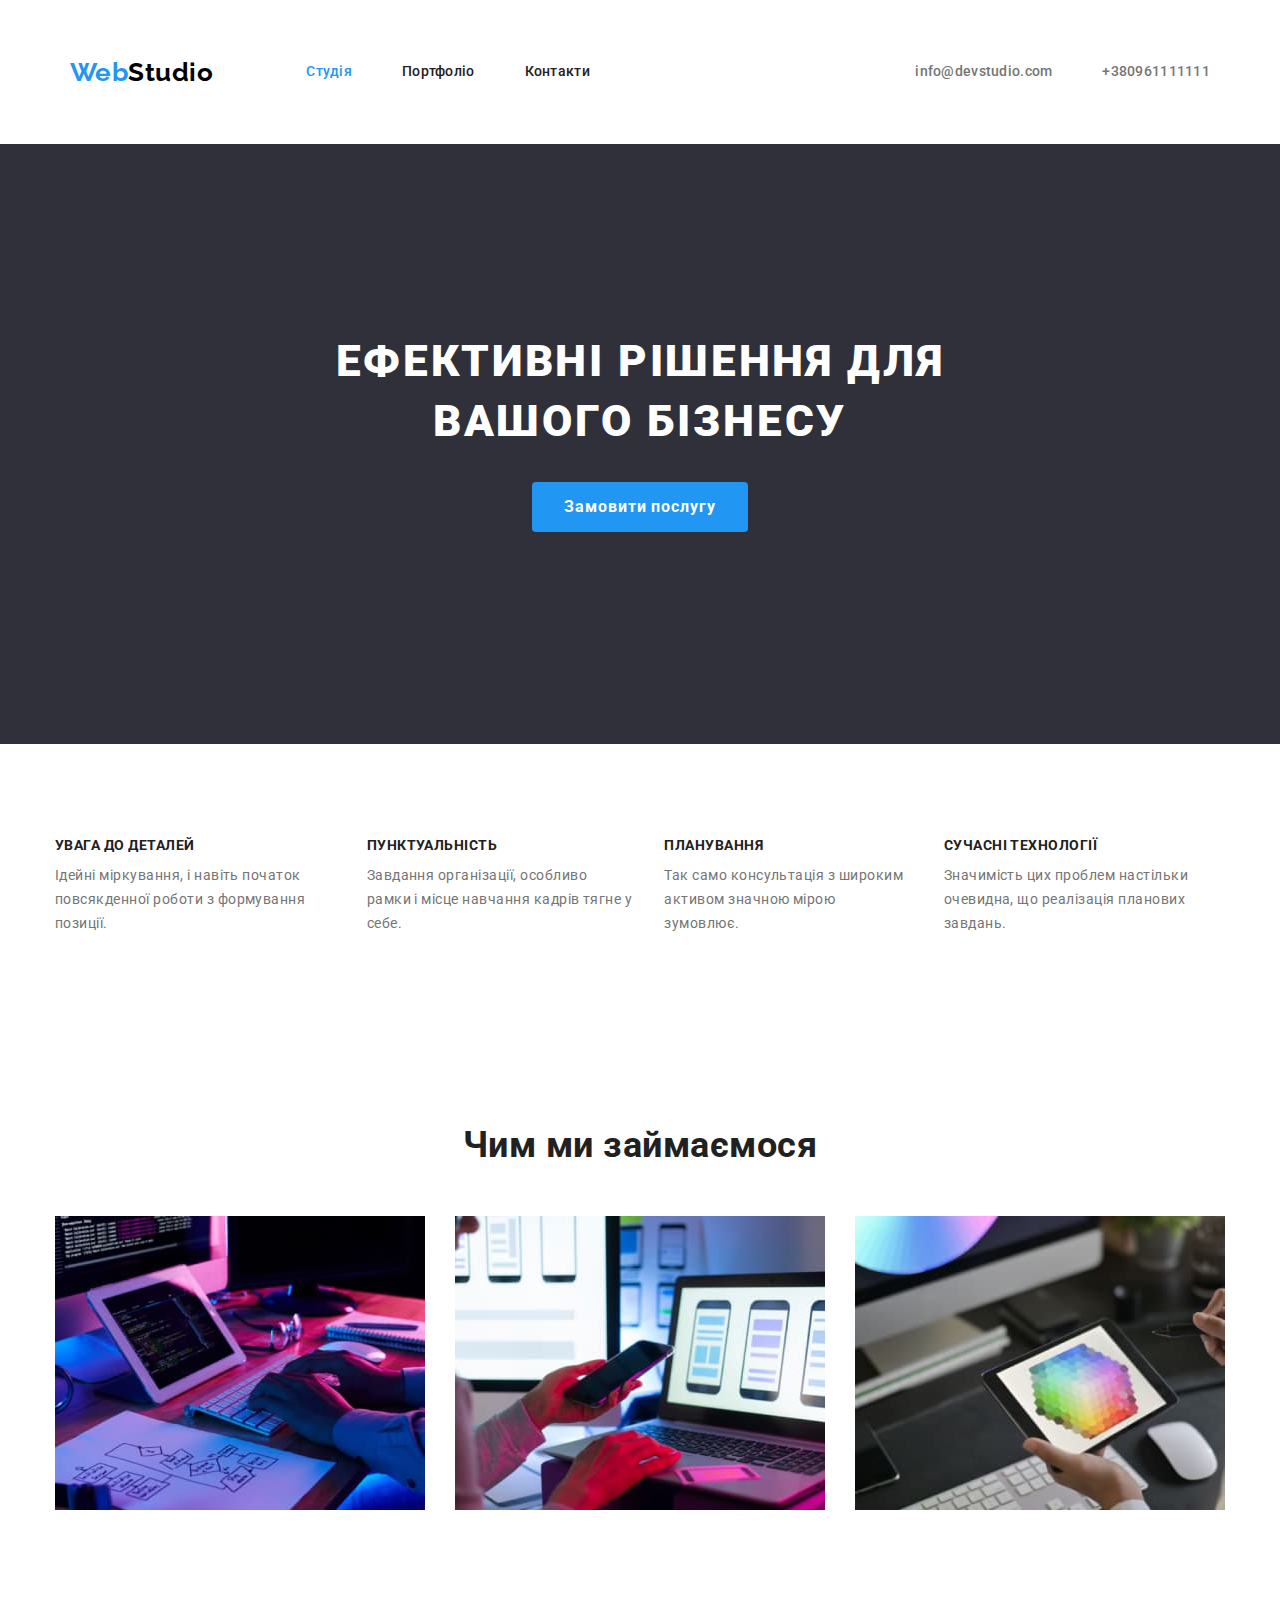
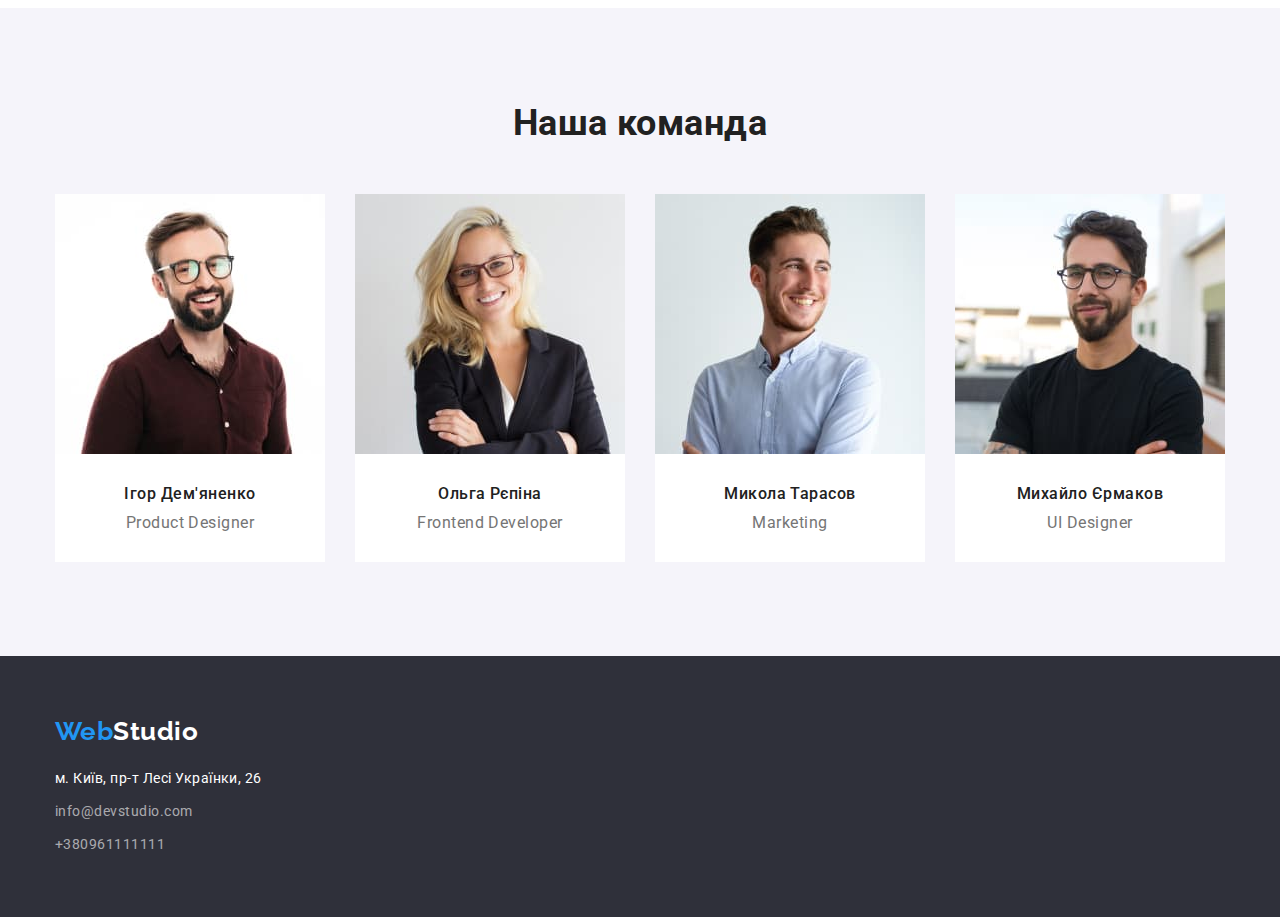
<file: index.html>
<!DOCTYPE html>
<html lang="uk">
  <head>
    <meta charset="UTF-8" />
    <meta http-equiv="X-UA-Compatible" content="IE=edge" />
    <meta name="viewport" content="width=device-width, initial-scale=1.0" />
    <title>WebStudio</title>
    <link
      rel="stylesheet"
      href="https://cdnjs.cloudflare.com/ajax/libs/modern-normalize/1.1.0/modern-normalize.min.css"
    />
    <link rel="preconnect" href="https://fonts.googleapis.com" />
    <link rel="preconnect" href="https://fonts.gstatic.com" crossorigin />
    <link
      href="https://fonts.googleapis.com/css2?family=Raleway:wght@700&family=Roboto:wght@400;500;700;900&display=swap"
      rel="stylesheet"
    />
    <link rel="stylesheet" href="./css/styles.css" />
  </head>
  <body>
    <header>
      <div class="container">
        <nav class="container mail-nav">
          <a href="./index.html" class="logo link"><span class="logo-web">Web</span>Studio</a>
          <ul class="site-nav list">
            <li class="item">
              <a href="./index.html" class="nav-link link link-current">Студія</a>
            </li>
            <li class="item"><a href="./portfolio.html" class="nav-link link">Портфоліо</a></li>
            <li class="item"><a href="#" class="nav-link link">Контакти</a></li>
          </ul>
          <ul class="auth-link list">
            <li class="item">
              <a href="mailto:info@devstudio.com" class="auth-link link">info@devstudio.com</a>
            </li>
            <li class="item">
              <a href="tel:+380961111111" class="auth-link link">+380961111111</a>
            </li>
          </ul>
        </nav>
      </div>
    </header>
    <main>
      <section class="section hero">
        <div class="container hero-container">
          <h1 class="hero-title">Ефективні рішення для вашого бізнесу</h1>
          <button type="button" class="button-hero">Замовити послугу</button>
        </div>
      </section>

      <section class="section preference">
        <div class="container">
          <h2 class="visually-hidden">Наші переваги</h2>
          <ul class="list">
            <li class="preferance-li">
              <h3 class="preference-subtitle">Увага до деталей</h3>
              <p class="preference-text">
                Ідейні міркування, і навіть початок повсякденної роботи з формування позиції.
              </p>
            </li>
            <li class="preferance-li">
              <h3 class="preference-subtitle">Пунктуальність</h3>
              <p class="preference-text">
                Завдання організації, особливо рамки і місце навчання кадрів тягне у себе.
              </p>
            </li>
            <li class="preferance-li">
              <h3 class="preference-subtitle">ПЛАНУВАННЯ</h3>
              <p class="preference-text">
                Так само консультація з широким активом значною мірою зумовлює.
              </p>
            </li>
            <li class="preferance-li">
              <h3 class="preference-subtitle">Сучасні технології</h3>
              <p class="preference-text">
                Значимість цих проблем настільки очевидна, що реалізація планових завдань.
              </p>
            </li>
          </ul>
        </div>
      </section>
      <section class="section activity">
        <div class="container">
          <h2 class="section-title">Чим ми займаємося</h2>
          <ul class="list">
            <li class="section-imeg">
              <img src="./image/img1.jpg" alt="Верстаємо сайти" width="370" height="294" />
            </li>
            <li class="section-imeg">
              <img
                src="./image/img2.jpg"
                alt="Розробляємо мобільні застосунки"
                width="370"
                height="294"
              />
            </li>
            <li class="section-imeg">
              <img src="./image/img3.jpg" alt="Займаємося дизайном" width="370" height="294" />
            </li>
          </ul>
        </div>
      </section>
      <section class="section team">
        <div class="container team-container">
          <h2 class="section-title">Наша команда</h2>
          <ul class="list">
            <li class="team-card">
              <img
                class="imeg-card-team"
                src="./image/imeg_men1.jpg"
                alt="Один з членів команди"
                width="270"
                height="260"
              />
              <h3 class="team-subtitle">Ігор Дем'яненко</h3>
              <p class="team-text">Product Designer</p>
            </li>
            <li class="team-card">
              <img
                class="imeg-card-team"
                src="./image/imeg_women.jpg"
                alt="Один з членів команди"
                width="270"
                height="260"
              />
              <h3 class="team-subtitle">Ольга Рєпіна</h3>
              <p class="team-text">Frontend Developer</p>
            </li>
            <li class="team-card">
              <img
                class="imeg-card-team"
                src="./image/imeg_men2.jpg"
                alt="Один з членів команди"
                width="270"
                height="260"
              />
              <h3 class="team-subtitle">Микола Тарасов</h3>
              <p class="team-text">Marketing</p>
            </li>
            <li class="team-card">
              <img
                class="imeg-card-team"
                src="./image/imeg_men3.jpg"
                alt="Один з членів команди"
                width="270"
                height="260"
              />
              <h3 class="team-subtitle">Михайло Єрмаков</h3>
              <p class="team-text">UI Designer</p>
            </li>
          </ul>
        </div>
      </section>
    </main>
    <footer class="cellar">
      <div class="container cellar-container">
        <a href="./index.html" class="logo logo-cellar link"
          ><span class="logo-web">Web</span>Studio</a
        >
        <address>
          <ul class="list-cellar">
            <li>
              <a
                href="https://goo.gl/maps/hQi2LecKAwHkqkRQ6"
                target="_blank"
                rel="noopener noreferrer nofollow"
                class="adress link"
                >м. Київ, пр-т Лесі Українки, 26</a
              >
            </li>

            <li>
              <a href="mailto:info@devstudio.com" class="adress-link link">info@devstudio.com</a>
            </li>
            <li>
              <a href="tel:+380961111111" class="adress-link link">+380961111111</a>
            </li>
          </ul>
        </address>
      </div>
    </footer>
  </body>
</html>
</file>
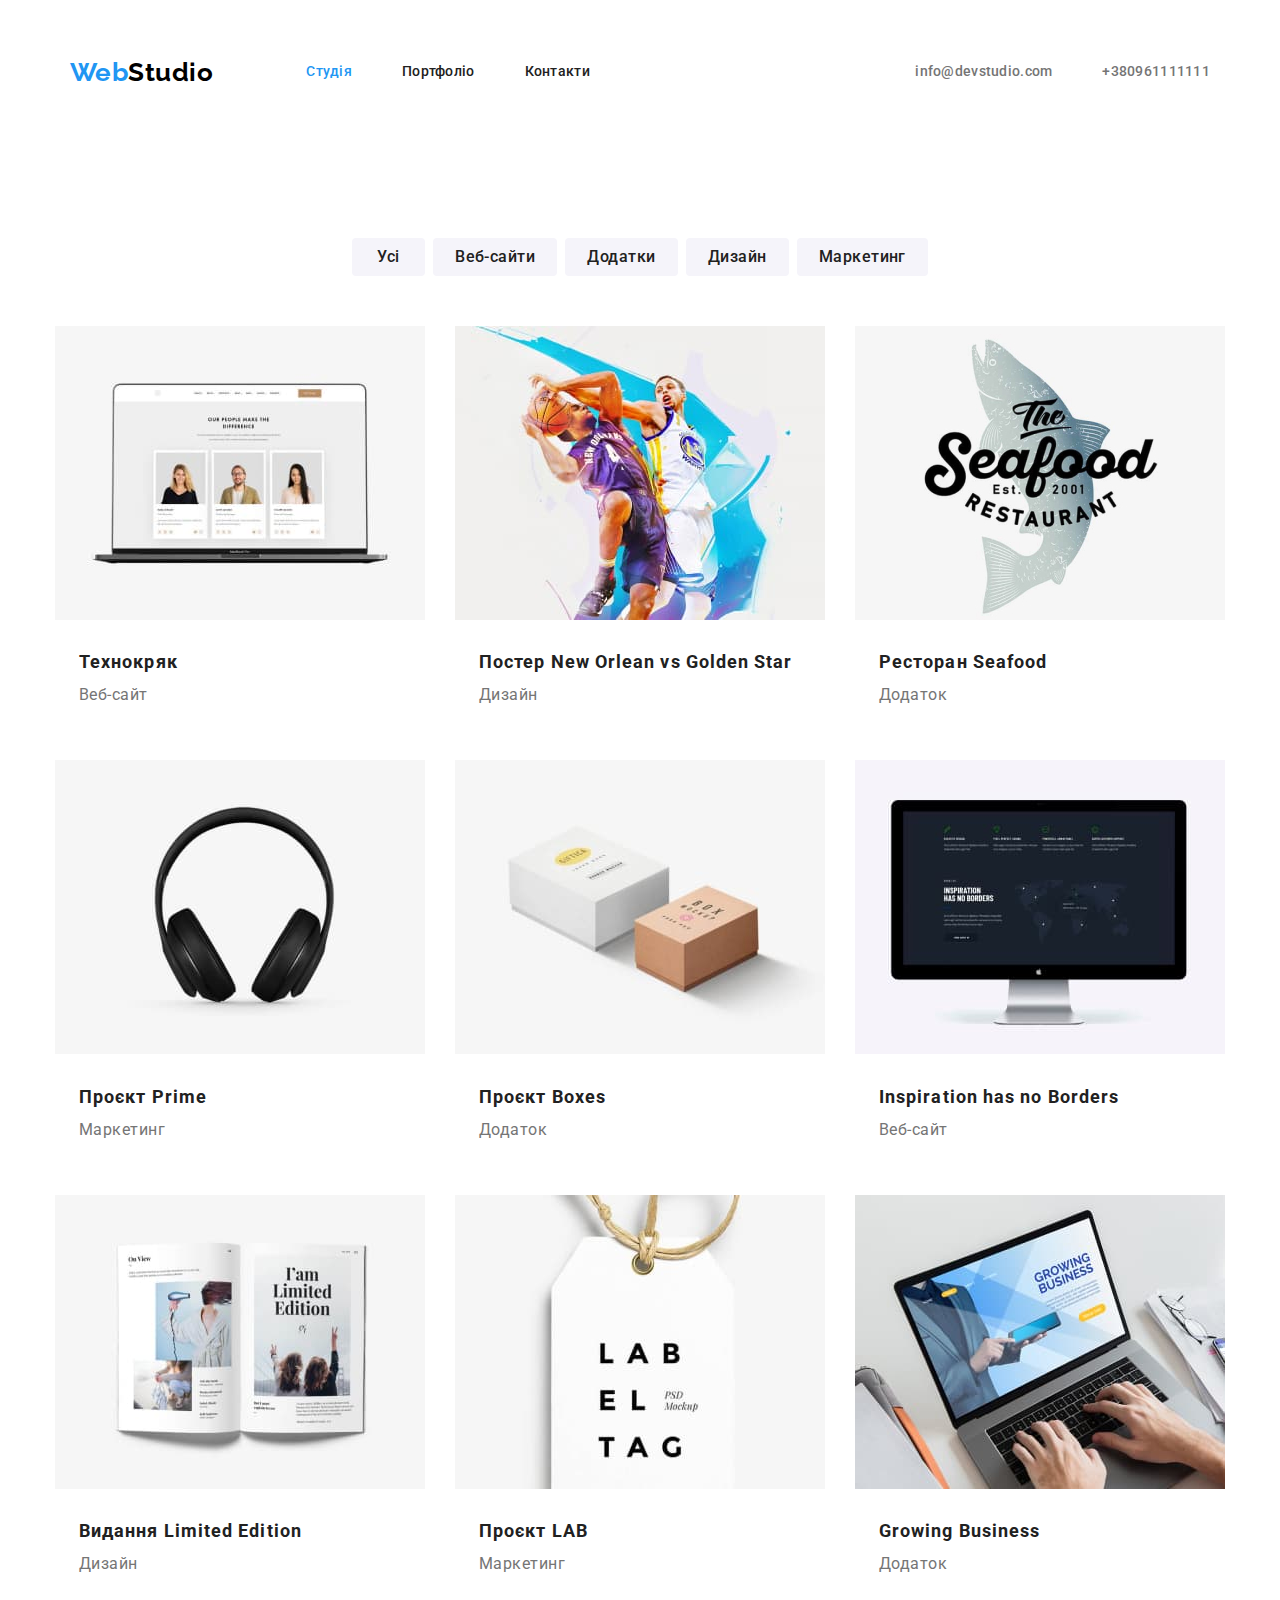
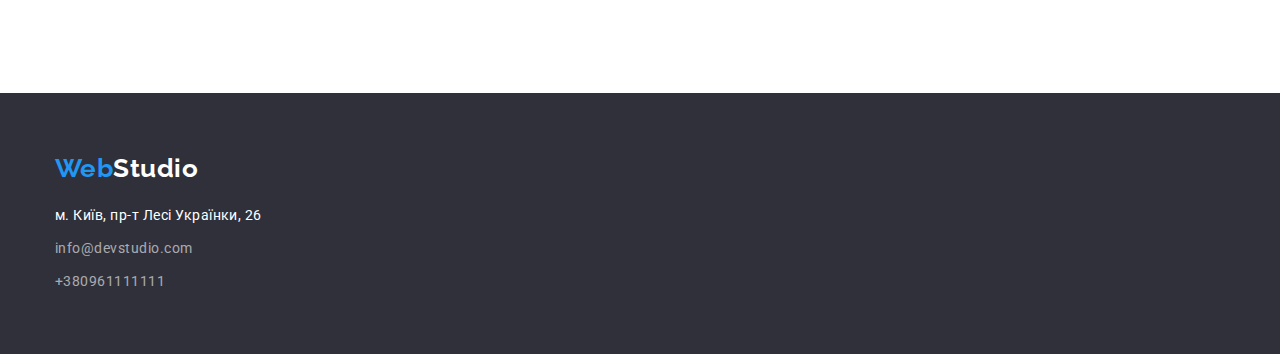
<file: portfolio.html>
<!DOCTYPE html>
<html lang="uk">
  <head>
    <meta charset="UTF-8" />
    <meta http-equiv="X-UA-Compatible" content="IE=edge" />
    <meta name="viewport" content="width=device-width, initial-scale=1.0" />
    <title>portfolio</title>
    <link
      rel="stylesheet"
      href="https://cdnjs.cloudflare.com/ajax/libs/modern-normalize/1.1.0/modern-normalize.min.css"
    />
    <link rel="preconnect" href="https://fonts.googleapis.com" />
    <link rel="preconnect" href="https://fonts.gstatic.com" crossorigin />
    <link
      href="https://fonts.googleapis.com/css2?family=Raleway:wght@700&family=Roboto:wght@400;500;700;900&display=swap"
      rel="stylesheet"
    />
    <link rel="stylesheet" href="./css/styles.css" />
  </head>
  <body>
    <header>
      <div class="container">
        <nav class="container mail-nav">
          <a href="./index.html" class="logo link"><span class="logo-web">Web</span>Studio</a>
          <ul class="site-nav list">
            <li class="item">
              <a href="./index.html" class="nav-link link link-current">Студія</a>
            </li>
            <li class="item"><a href="./portfolio.html" class="nav-link link">Портфоліо</a></li>
            <li class="item"><a href="#" class="nav-link link">Контакти</a></li>
          </ul>
          <ul class="auth-link list">
            <li class="item">
              <a href="mailto:info@devstudio.com" class="auth-link link">info@devstudio.com</a>
            </li>
            <li class="item">
              <a href="tel:+380961111111" class="auth-link link">+380961111111</a>
            </li>
          </ul>
        </nav>
      </div>
    </header>
    <main>
      <section class="portfolio">
        <div class="container">
          <h1 class="visually-hidden">Портфоліо</h1>
          <ul class="list filtr-list">
            <li class="item"><button type="button" class="button-portfolio">Усі</button></li>
            <li class="item"><button type="button" class="button-portfolio">Веб-сайти</button></li>
            <li class="item"><button type="button" class="button-portfolio">Додатки</button></li>
            <li class="item"><button type="button" class="button-portfolio">Дизайн</button></li>
            <li class="item"><button type="button" class="button-portfolio">Маркетинг</button></li>
          </ul>

          <ul class="list-portfolio">
            <li class="container-element">
              <a href="#" class="link"
                ><img
                  src="./image/image-portfolio/img1.jpg"
                  alt="ноутбук"
                  width="370"
                  height="294"
                />
<div class="imeg-tehno"><h2 class="portfolio-subtitle">Технокряк</h2>
  <p class="portfolio-text">Веб-сайт</p></a
></div>
                
            </li>
            <li class="container-element">
              <a href="#" class="link"
                ><img
                  src="./image/image-portfolio/img2.jpg"
                  alt="гра у баскетбол"
                  width="370"
                  height="294"
                />
<div class="imeg-tehno"> <h2 class="portfolio-subtitle">Постер New Orlean vs Golden Star</h2>
  <p class="portfolio-text">Дизайн</p></a
></div>
               
            </li>
            <li class="container-element">
              <a href="#" class="link"
                ><img
                  src="./image/image-portfolio/img3.jpg"
                  alt="логотип ресторану"
                  width="370"
                  height="294"
                />
<div class="imeg-tehno"><h2 class="portfolio-subtitle">Ресторан Seafood</h2>
  <p class="portfolio-text">Додаток</p></a
></div>
                
            </li>
            <li class="container-element">
              <a href="#" class="link"
                ><img
                  src="./image/image-portfolio/img4.jpg"
                  alt="навушники"
                  width="370"
                  height="294"
                />
<div class="imeg-tehno"><h2 class="portfolio-subtitle">Проєкт Prime</h2>
  <p class="portfolio-text">Маркетинг</p></a
></div>
                
            </li>
            <li class="container-element">
              <a href="#" class="link"
                ><img
                  src="./image/image-portfolio/img5.jpg"
                  alt="дві коробочки"
                  width="370"
                  height="294"
                />
<div class="imeg-tehno"><h2 class="portfolio-subtitle">Проєкт Boxes</h2>
  <p class="portfolio-text">Додаток</p></a
></div>
                
            </li>
            <li class="container-element">
              <a href="#" class="link"
                ><img
                  src="./image/image-portfolio/img6.jpg"
                  alt="монітор"
                  width="370"
                  height="294"
                />
<div class="imeg-tehno"><h2 class="portfolio-subtitle">Inspiration has no Borders</h2>
  <p class="portfolio-text">Веб-сайт</p></a
></div>
                
            </li>
            <li class="container-element">
              <a href="#" class="link"
                ><img
                  src="./image/image-portfolio/img7.jpg"
                  alt="розгорнута книга"
                  width="370"
                  height="294"
                />
<div class="imeg-tehno"><h2 class="portfolio-subtitle">Видання Limited Edition</h2>
  <p class="portfolio-text">Дизайн</p></a
></div>
                
            </li>
            <li class="container-element">
              <a href="#" class="link"
                ><img
                  src="./image/image-portfolio/img8.jpg"
                  alt="етикетка"
                  width="370"
                  height="294"
                />
<div class="imeg-tehno"> <h2 class="portfolio-subtitle">Проєкт LAB</h2>
  <p class="portfolio-text">Маркетинг</p></a
></div>
               
            </li>
            <li class="container-element">
              <a href="#" class="link"
                ><img
                  src="./image/image-portfolio/img9.jpg"
                  alt="відкритий ноутбук"
                  width="370"
                  height="294"
                />
<div class="imeg-tehno"><h2 class="portfolio-subtitle">Growing Business</h2>
  <p class="portfolio-text">Додаток</p></a
></div>
                
            </li>
          </ul>
        </div>
      </section>
    </main>

    <footer class="cellar">
      <div class="container cellar-container">
        <a href="./index.html" class="logo logo-cellar link"
          ><span class="logo-web">Web</span>Studio</a
        >
        <address>
          <ul class="list-cellar">
            <li>
              <a
                href="https://goo.gl/maps/hQi2LecKAwHkqkRQ6"
                target="_blank"
                rel="noopener noreferrer nofollow"
                class="adress link"
                >м. Київ, пр-т Лесі Українки, 26</a
              >
            </li>

            <li>
              <a href="mailto:info@devstudio.com" class="adress-link link">info@devstudio.com</a>
            </li>
            <li>
              <a href="tel:+380961111111" class="adress-link link">+380961111111</a>
            </li>
          </ul>
        </address>
      </div>
    </footer>
  </body>
</html>
</file>
<file: css/styles.css>
:root {
    --primary-text-color: #212121;
    --secondary-text-color: #757575;
    --accent-text-color: #2196f3;
    --nav-logo-color: #000000;
    --white-text-color: #ffffff;
    --footer-link-color: rgba(255, 255, 255, 0.6);
    --primary-background-color: #ffffff;
    --secondary-background-color: #f5f4fa;
    --footer-background-color: #2f303a;
    --button-primary-background-color: #2196f3;
    --button-secondary-background-color: #f5f4fa;
    --secondary-background-color-hero-button: #188ce8;
  }
  
  body {
    font-family: 'Roboto', sans-serif;
    letter-spacing: 0.03em;
    color: var(--primary-text-color);
    background-color: var(--primary-background-color);
  }
  
  h1,
h2,
h3,
h4,
h5,
h6,
p,
ul {
  padding: 0;
  margin: 0;
}
  .container {
    width: 100%;
    max-width: 1200px;
    margin: 0 auto;
    padding-left: 15px;
    padding-right: 15px;
  }

  .section {padding-top: 94px;
  padding-bottom: 94px;}
  .link {
    text-decoration: none;
  }

  .mail-nav {
    display: flex;
    align-items: center;
  }


 

  /* Наші переваги */
  .list {
    list-style: none;
    display: flex;
  }


  .site-nav {display: flex;
    list-style: none;
    margin-left: 93px;
  }


.site-nav .link {
display: block;
padding-top: 32px;
padding-bottom: 32px;
}

  
  .site-nav .item + .item{
    margin-left: 50px;
  }

  .auth-link {display: flex;
  margin-left: auto;
padding-top: 32px;
padding-bottom: 32px;}

  .auth-link .item + .item { margin-left: 50px;}

  /* button */
  
  .button-hero {
    display: inline-block;
    font-weight: 700;
    font-size: 16px;
    line-height: 1.88;
    letter-spacing: 0.06em;
    font-family: inherit;
    cursor: pointer;
    color: var(--white-text-color);
    background-color: var(--button-primary-background-color);
    padding: 10px 32px;
    border-radius: 4px;
    border: none
  }
  
  .button-hero:hover,
  .button-hero:focus {
    background-color: var(--secondary-background-color-hero-button);
  }
  
  .button-portfolio {
    display: inline-block;
    border: 0px solid transparent;
    padding-top: 6px;
    padding-bottom: 6px;
    padding-left: 22px;
    padding-right: 22px;
    border-radius: 4px;
    min-width: 73px;
    text-align: center;


    font-weight: 500;
    font-size: 16px;
    line-height: 1.62;
    letter-spacing: 0.03em;
    font-family: inherit;
    cursor: pointer;
    color: var(--primary-text-color);
    background-color: var(--button-secondary-background-color);
  }
  
  .button-portfolio:hover,
  .button-portfolio:focus {
    color: var(--white-text-color);
    background-color: var(--button-primary-background-color);
  }
  
  /* Logo */
  
  .logo {
    font-family: 'Raleway', sans-serif;
    font-weight: 700;
    font-size: 26px;
    line-height: 1.19;
    color: var(--nav-logo-color);
    padding-top: 32px;
    padding-bottom: 32px;
  }
  
  .logo-web {
    color: var(--accent-text-color);
  }
  
  .logo-cellar {
    color: var(--white-text-color);
  }
  
  /* Navigation panel */

  
  .nav-link {
    
    font-weight: 500;
    font-size: 14px;
    line-height: 1.14;
    letter-spacing: 0.02em;
    color: var(--primary-text-color);
  }
  
  .nav-link:hover,
  .nav-link:focus {
    color: var(--accent-text-color);
  }
  
  .link-current {
    color: var(--accent-text-color);
  }
  
  .auth-link {
    font-weight: 500;
    font-size: 14px;
    line-height: 1.14;
    letter-spacing: 0.02em;
    color: var(--secondary-text-color);
  }
  
  .auth-link:hover,
  .auth-link:focus {
    color: var(--accent-text-color);
  }
  
  .hero {
   
    height: 600px; 
    text-align: center;
    background-color: var(--footer-background-color);
  }
  
  .hero-container { padding-top: 94px;}


  .hero-title {
    
    width: 696px;
    font-weight: 900;
    font-size: 44px;
    line-height: 1.36;
    letter-spacing: 0.06em;
    text-transform: uppercase;
    text-align: center;
    
    color: var(--white-text-color);
    
    margin: 0 auto 30px auto;
    
  }
  
  /* Hidden headers */
  
  .visually-hidden {
    position: absolute;
    white-space: nowrap;
    width: 1px;
    height: 1px;
    overflow: hidden;
    border: 0;
    padding: 0;
    clip: rect(0 0 0 0);
    clip-path: inset(50%);
    margin: -1px;
  }
  
  /* Section "Preference" */
  
  /* чим ми займаємося */
.preferance-li{
  margin-right: 30px;
}
.preferance-li:nth-child(4) {margin-right: 0;}

  .section-imeg {
    margin-right: 30px;
  }

  .section-imeg:nth-child(3) {margin-right: 0;}


  .preference-subtitle {
    font-weight: 700;
    font-size: 14px;
    line-height: 1.14;
    text-transform: uppercase;
    margin-bottom: 10px;
  }
  
  .preference-text {
    font-size: 14px;
    line-height: 1.71;
    color: var(--secondary-text-color);
  }
  
  /* Section Activity */
  
  .section-title {
    font-weight: 700;
    font-size: 36px;
    line-height: 1.17;
    margin-bottom: 50px;
    
    text-align: center;
  }
  
  /* Section Team */
  
  .team {
    background-color: var(--secondary-background-color);
  }
  
 
  .team-card {
    
    background-color: var(--primary-background-color);
      margin-right: 30px;}
  
  .team-card:nth-child(4) {margin-right: 0;}

  .imeg-card-team {
    display: block;
    max-width: 100%;
    height: auto;

  }
  
  
  .list-team {
    padding-bottom: 94px;
    list-style: none;
  }
  .team-subtitle {
    display: block;
    font-weight: 500;
    font-size: 16px;
    line-height: 1.19;
    margin-top: 30px;
    margin-bottom: 10px;
    text-align: center;
  }
  
  .team-text {
    font-size: 16px;
    line-height: 1.19;
    color: var(--secondary-text-color);
    margin-bottom: 30px;
    text-align: center;
  }
  
  /* Portfolio */
.filtr-list {
  display: flex;
    justify-content: center;
    margin-top: 94px;
    margin-bottom: 50px;
}

  .filtr-list .item:not(:last-child) {
    margin-right: 8px;
  }
 

  .portfolio {
    margin-bottom: 94px;
    
  }

  .list-portfolio {
    display: flex;
    flex-wrap: wrap;
    list-style: none;
    margin-bottom: 94px;
  }

  .container-element {
    margin-right: 30px;
    margin-bottom: 30px;
    
  }
  .container-element:nth-child(3n) { margin-right: 0;} 

   .container-element:nth-last-child(-n+3) {margin-bottom: 0;}

  .portfolio-subtitle {
    font-weight: 700;
    font-size: 18px;
    line-height: 2;
    letter-spacing: 0.06em;
    color: var(--primary-text-color);
  }
  .imeg-tehno {padding: 20px 24px}
  .portfolio-text {
    font-size: 16px;
    line-height: 1.88;
    color: var(--secondary-text-color);
    
   
  }
  
  /* Footer */
  
  .cellar {
    background-color: var(--footer-background-color);
    padding-top: 60px;
    padding-bottom: 60px;
  }
  
  
  /* .cellar {padding-top: 60px;
  } */

  
  .adress {
    font-style: normal;
    font-size: 14px;
    line-height: 1.71;
    color: var(--white-text-color);
  }
  .list-cellar {
    list-style: none; 
    margin-top: 20px;
  }
  .adress-link {
    display: block;
    font-style: normal;
    font-weight: 400;
    font-size: 14px;
    line-height: 1.71;
    color: var(--footer-link-color);
    margin-top: 9px;
  }
  
  .adress-link:hover,
  .adress-link:focus {
    color: var(--accent-text-color);
  }
</file>
